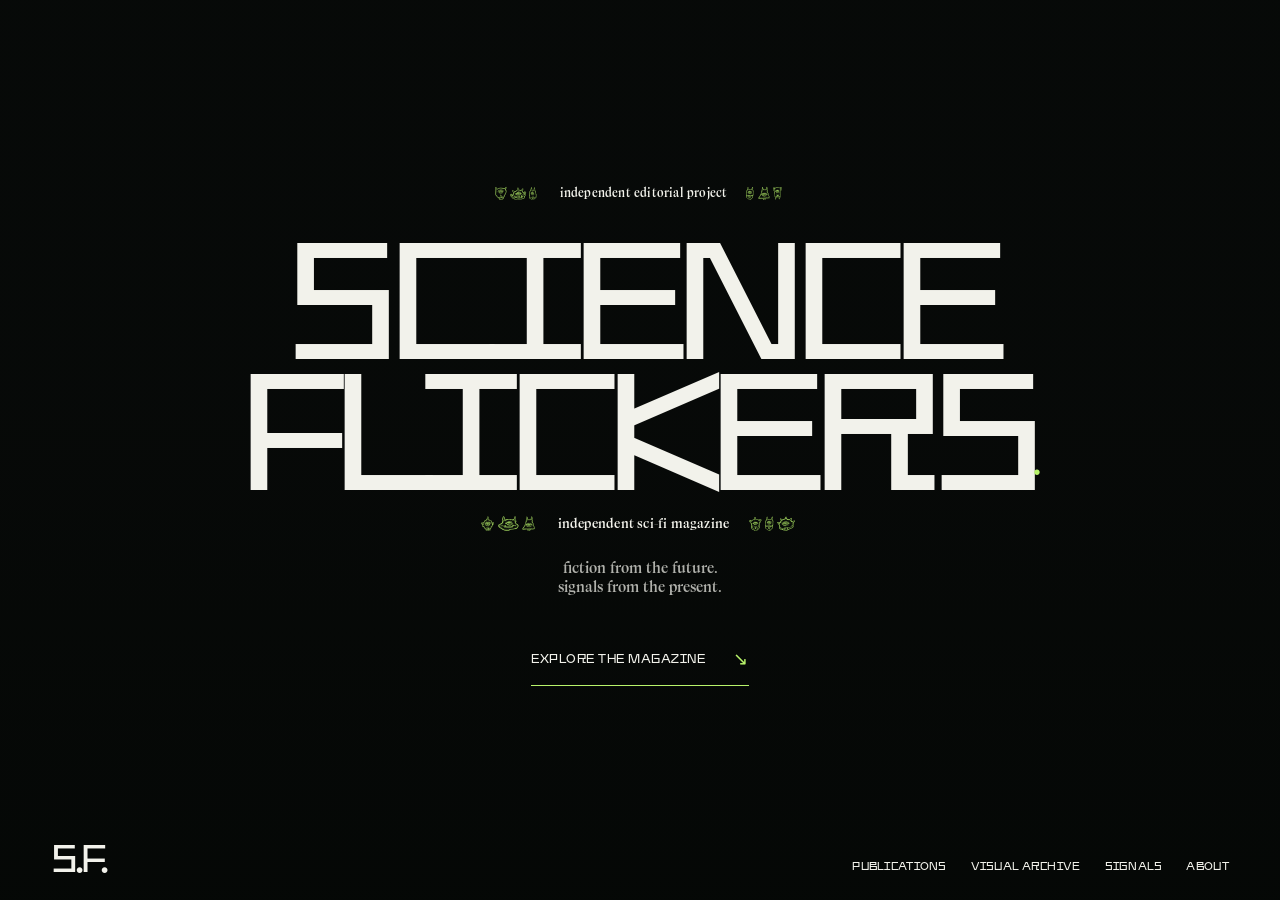
<file: index.html>
<!DOCTYPE html>
<html lang="en">
<head>
  <meta charset="UTF-8"><meta name="viewport" content="width=device-width, initial-scale=1.0">
  <title>Science Flickers — Independent Sci-Fi Magazine</title>
  <meta name="description" content="An independent sci-fi magazine exploring speculative fiction, science, visual culture and possible futures.">
  <meta name="theme-color" content="#080a09"><link rel="stylesheet" href="style.css"><link rel="icon" href="IMG/favicon.svg" type="image/svg+xml">
</head>
<body>
  <main class="hero">
    <video class="hero__video" autoplay muted loop playsinline preload="metadata" aria-hidden="true"><source src="VID/1.mp4" type="video/mp4"></video>
    <div class="hero__overlay" aria-hidden="true"></div>
    <section class="hero__content" aria-labelledby="site-title">
      <p class="alien-caption hero__eyebrow"><span class="alien-caption__face" aria-hidden="true">xdo</span><span>independent editorial project</span><span class="alien-caption__face" aria-hidden="true">rui</span></p>
      <h1 class="hero__title" id="site-title">SCIENCE<br>FLICKERS<span class="hero__dot" aria-hidden="true">•</span></h1>
      <p class="alien-caption alien-caption--subtitle"><span class="alien-caption__face" aria-hidden="true">fzu</span><span>independent sci-fi magazine</span><span class="alien-caption__face" aria-hidden="true">qra</span></p>
      <p class="hero__description">Fiction from the future.<br>Signals from the present.</p>
      <a class="hero__enter" href="publications.html"><span>EXPLORE THE MAGAZINE</span><span class="hero__arrow" aria-hidden="true">↘</span></a>
    </section>
    <footer class="footer"><a class="footer__mark" href="index.html" aria-label="Science Flickers home">S.F.</a><nav class="footer__nav" aria-label="Main navigation"><a href="publications.html">PUBLICATIONS</a><a href="visual-archive.html">VISUAL ARCHIVE</a><a href="signals.html">SIGNALS</a><a href="about.html">ABOUT</a></nav></footer>
  </main>
</body>
</html>
</file>
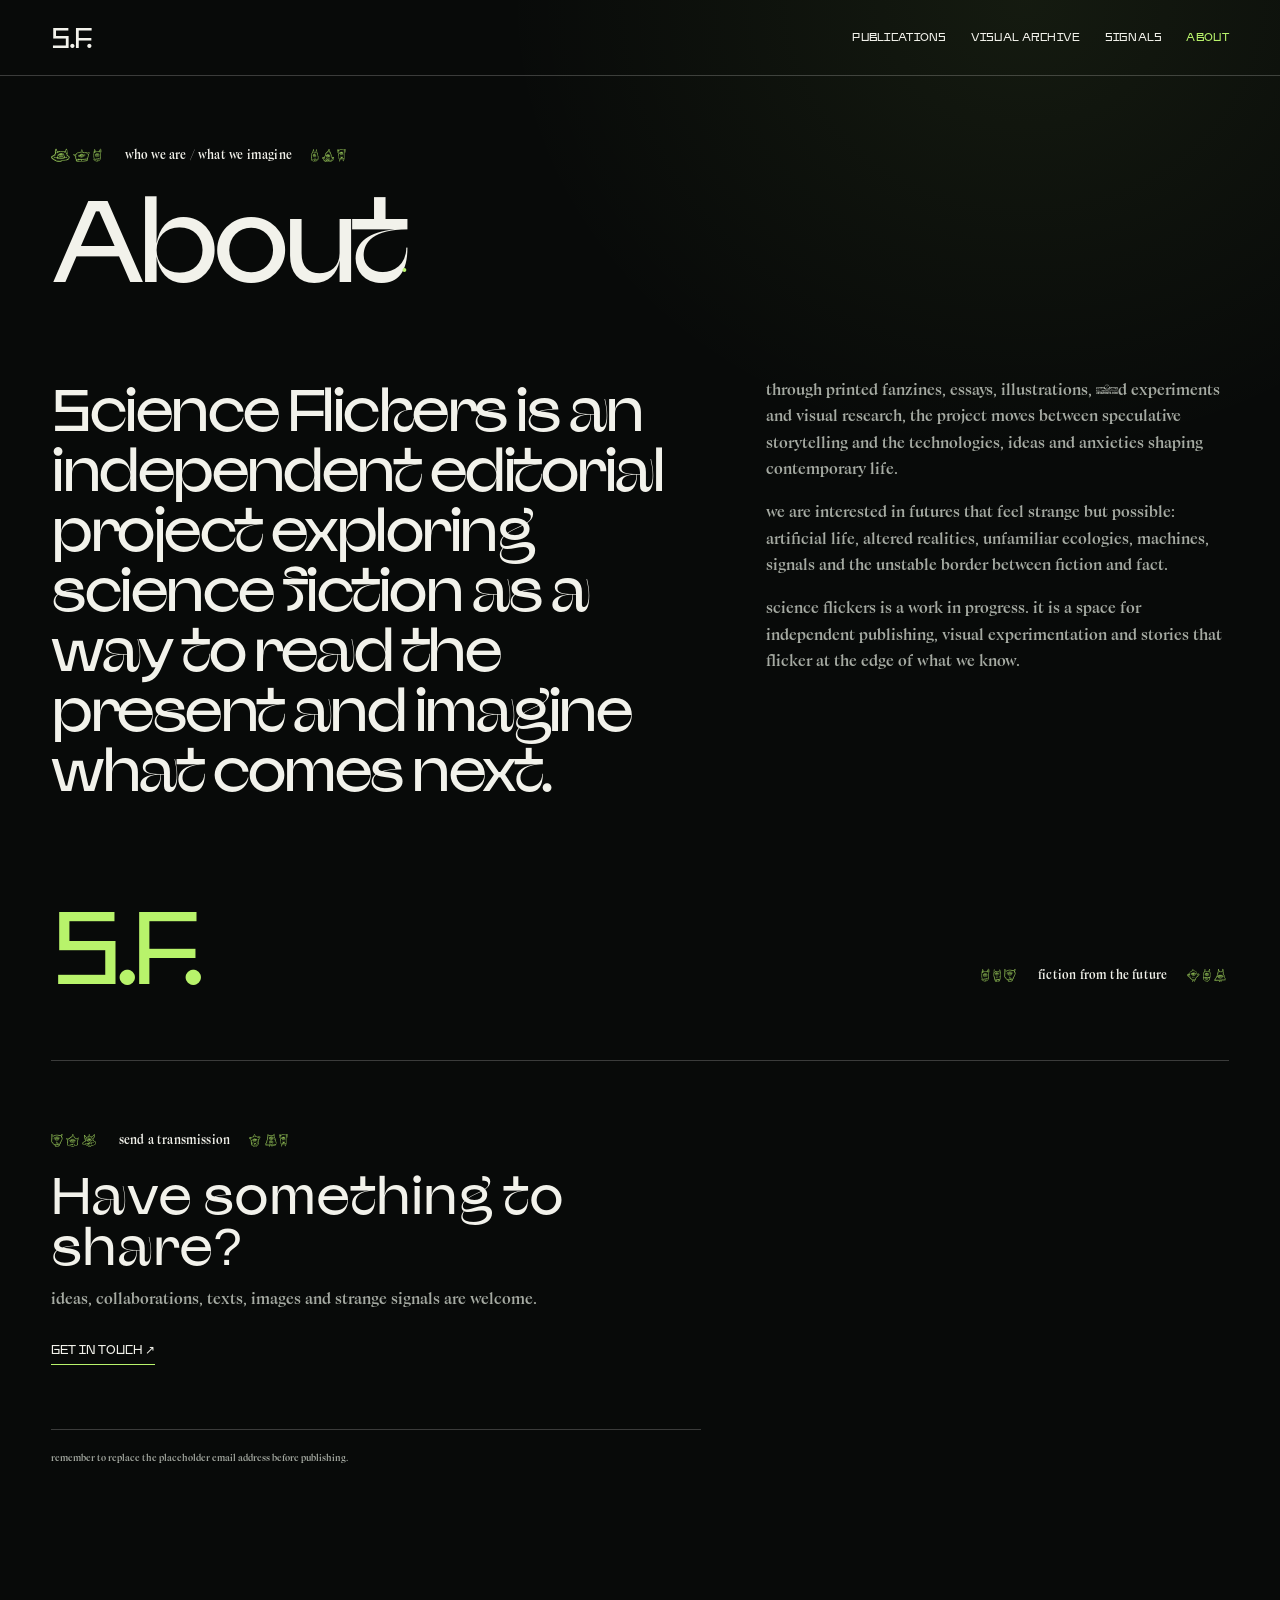
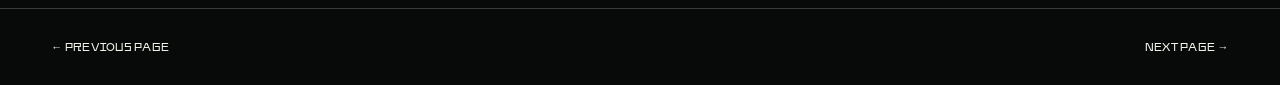
<file: about.html>
<!DOCTYPE html>
<html lang="en"><head><meta charset="UTF-8"><meta name="viewport" content="width=device-width, initial-scale=1.0"><title>About — Science Flickers</title><meta name="description" content="About Science Flickers, an independent sci-fi magazine and fanzine project."><link rel="stylesheet" href="style.css"><link rel="icon" href="IMG/favicon.svg" type="image/svg+xml"></head>
<body class="inner-page"><div class="page-background" aria-hidden="true"></div><header class="site-header"><a class="site-mark" href="index.html" aria-label="Science Flickers home">S.F.</a><nav class="site-nav" aria-label="Main navigation"><a href="publications.html">PUBLICATIONS</a><a href="visual-archive.html">VISUAL ARCHIVE</a><a href="signals.html">SIGNALS</a><a class="is-current" href="about.html">ABOUT</a></nav></header>
<main class="page-main about-main"><section class="page-intro"><p class="alien-caption page-kicker"><span class="alien-caption__face" aria-hidden="true">zlv</span><span>who we are / what we imagine</span><span class="alien-caption__face" aria-hidden="true">oki</span></p><h1 class="page-title">About<span class="hero__dot" aria-hidden="true">•</span></h1></section>
<section class="manifesto"><p class="manifesto__lead">Science Flickers is an independent editorial project exploring science fiction as a way to read the present and imagine what comes next.</p><div class="manifesto__body"><p>Through printed fanzines, essays, illustrations, 3D experiments and visual research, the project moves between speculative storytelling and the technologies, ideas and anxieties shaping contemporary life.</p><p>We are interested in futures that feel strange but possible: artificial life, altered realities, unfamiliar ecologies, machines, signals and the unstable border between fiction and fact.</p><p>Science Flickers is a work in progress. It is a space for independent publishing, visual experimentation and stories that flicker at the edge of what we know.</p></div><div class="manifesto__signature"><span class="signature-mark">S.F.</span><p class="alien-caption"><span class="alien-caption__face" aria-hidden="true">vjx</span><span>fiction from the future</span><span class="alien-caption__face" aria-hidden="true">bru</span></p></div></section>
<section class="contact-block"><p class="alien-caption"><span class="alien-caption__face" aria-hidden="true">xte</span><span>send a transmission</span><span class="alien-caption__face" aria-hidden="true">qhi</span></p><h2>Have something to share?</h2><p>Ideas, collaborations, texts, images and strange signals are welcome.</p><a class="text-link" href="mailto:YOUR-EMAIL@example.com">GET IN TOUCH ↗</a><p class="editorial-note">REMEMBER TO REPLACE THE PLACEHOLDER EMAIL ADDRESS BEFORE PUBLISHING.</p></section></main>
<footer class="site-footer site-footer--paging"><a class="page-turn page-turn--previous" href="signals.html">← PREVIOUS PAGE</a><a class="page-turn page-turn--next" href="index.html">NEXT PAGE →</a></footer></body></html>
</file>
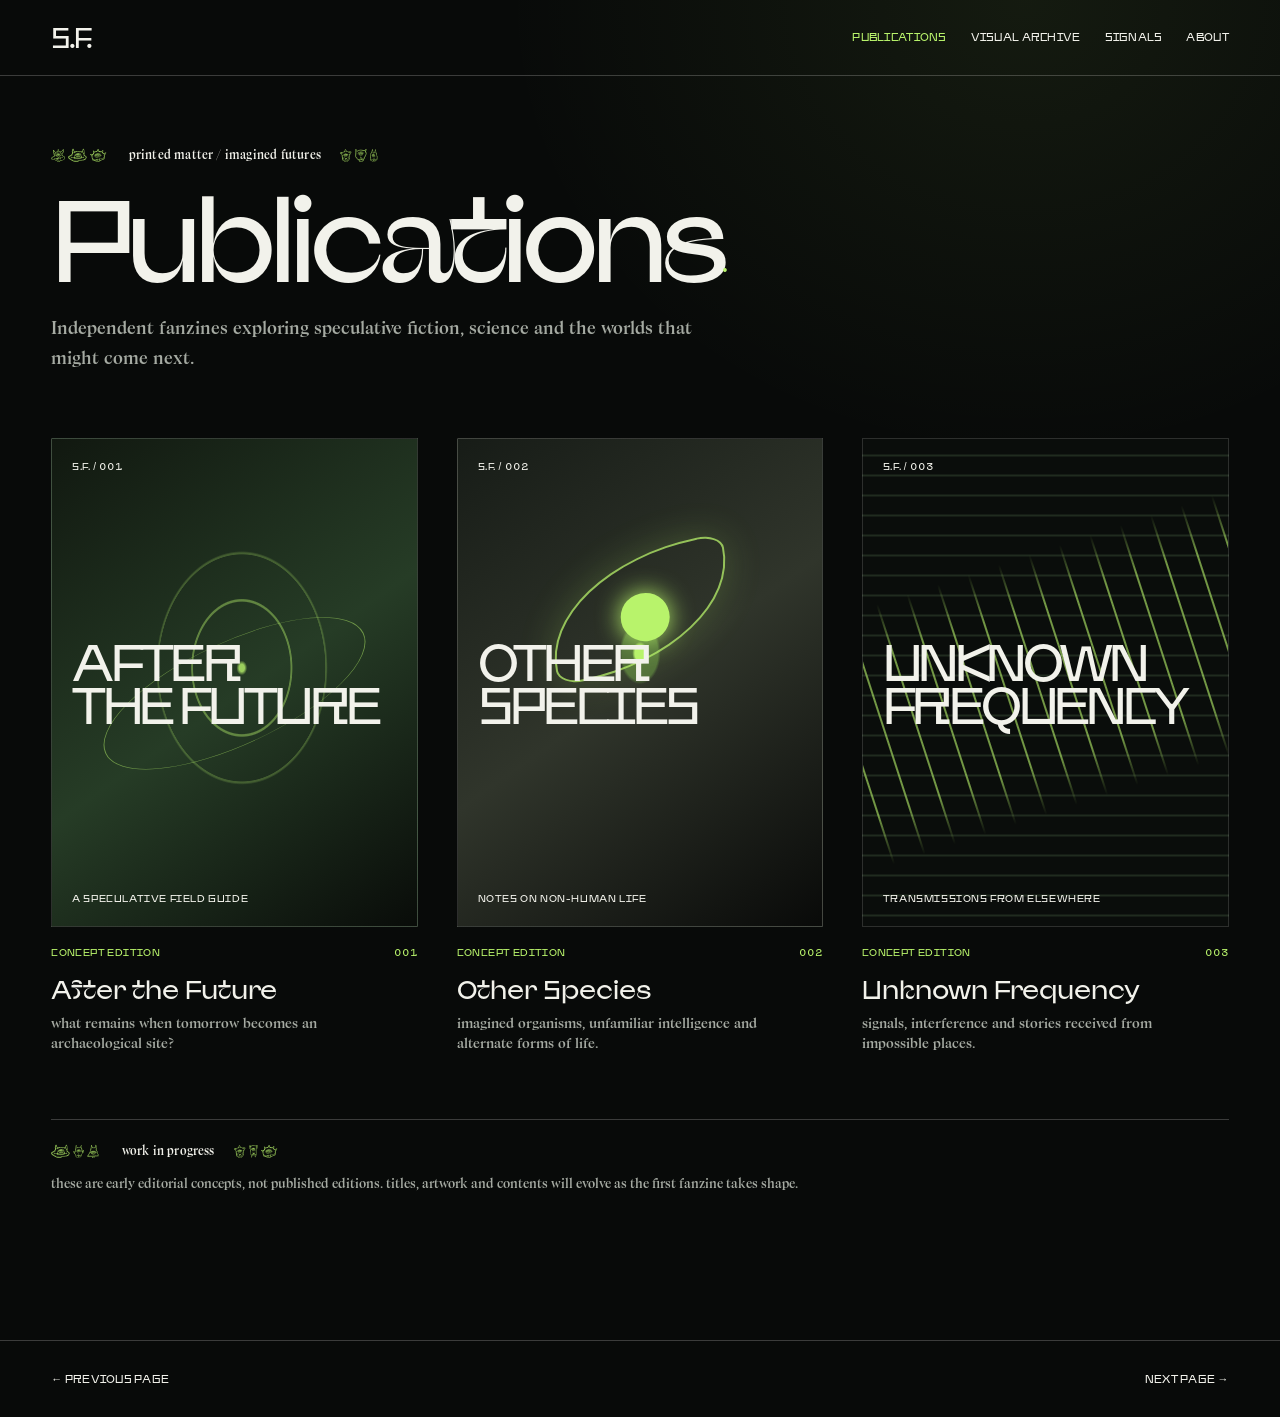
<file: publications.html>
<!DOCTYPE html>
<html lang="en"><head><meta charset="UTF-8"><meta name="viewport" content="width=device-width, initial-scale=1.0"><title>Publications — Science Flickers</title><meta name="description" content="Print editions and independent sci-fi publications from Science Flickers."><link rel="stylesheet" href="style.css"><link rel="icon" href="IMG/favicon.svg" type="image/svg+xml"></head>
<body class="inner-page"><div class="page-background" aria-hidden="true"></div>
<header class="site-header"><a class="site-mark" href="index.html" aria-label="Science Flickers home">S.F.</a><nav class="site-nav" aria-label="Main navigation"><a class="is-current" href="publications.html">PUBLICATIONS</a><a href="visual-archive.html">VISUAL ARCHIVE</a><a href="signals.html">SIGNALS</a><a href="about.html">ABOUT</a></nav></header>
<main class="page-main"><section class="page-intro"><p class="alien-caption page-kicker"><span class="alien-caption__face" aria-hidden="true">eza</span><span>printed matter / imagined futures</span><span class="alien-caption__face" aria-hidden="true">qxo</span></p><h1 class="page-title">Publications<span class="hero__dot" aria-hidden="true">•</span></h1><p class="page-lede">Independent fanzines exploring speculative fiction, science and the worlds that might come next.</p></section>
<section class="publication-grid" aria-label="Publication concepts">
<article class="publication-card"><a class="publication-cover cover--future" href="#edition-001" aria-label="Read about After the Future"><span class="cover-code">S.F. / <span class="num">001</span></span><span class="cover-orbit" aria-hidden="true"></span><span class="cover-title">AFTER<br>THE FUTURE</span><span class="cover-bottom">A SPECULATIVE FIELD GUIDE</span></a><div class="publication-info"><div class="publication-meta"><span>CONCEPT EDITION</span><span class="num">001</span></div><h2>After the Future</h2><p>What remains when tomorrow becomes an archaeological site?</p></div></article>
<article class="publication-card"><a class="publication-cover cover--species" href="#edition-002" aria-label="Read about Other Species"><span class="cover-code">S.F. / <span class="num">002</span></span><span class="species-eye" aria-hidden="true"></span><span class="cover-title">OTHER<br>SPECIES</span><span class="cover-bottom">NOTES ON NON-HUMAN LIFE</span></a><div class="publication-info"><div class="publication-meta"><span>CONCEPT EDITION</span><span class="num">002</span></div><h2>Other Species</h2><p>Imagined organisms, unfamiliar intelligence and alternate forms of life.</p></div></article>
<article class="publication-card"><a class="publication-cover cover--frequency" href="#edition-003" aria-label="Read about Unknown Frequency"><span class="cover-code">S.F. / <span class="num">003</span></span><span class="frequency-lines" aria-hidden="true"></span><span class="cover-title">UNKNOWN<br>FREQUENCY</span><span class="cover-bottom">TRANSMISSIONS FROM ELSEWHERE</span></a><div class="publication-info"><div class="publication-meta"><span>CONCEPT EDITION</span><span class="num">003</span></div><h2>Unknown Frequency</h2><p>Signals, interference and stories received from impossible places.</p></div></article>
</section>
<section class="editorial-note" id="edition-001"><p class="alien-caption"><span class="alien-caption__face" aria-hidden="true">zwu</span><span>work in progress</span><span class="alien-caption__face" aria-hidden="true">qia</span></p><p>These are early editorial concepts, not published editions. Titles, artwork and contents will evolve as the first fanzine takes shape.</p><span id="edition-002"></span><span id="edition-003"></span></section></main>
<footer class="site-footer site-footer--paging"><a class="page-turn page-turn--previous" href="index.html">← PREVIOUS PAGE</a><a class="page-turn page-turn--next" href="visual-archive.html">NEXT PAGE →</a></footer></body></html>
</file>
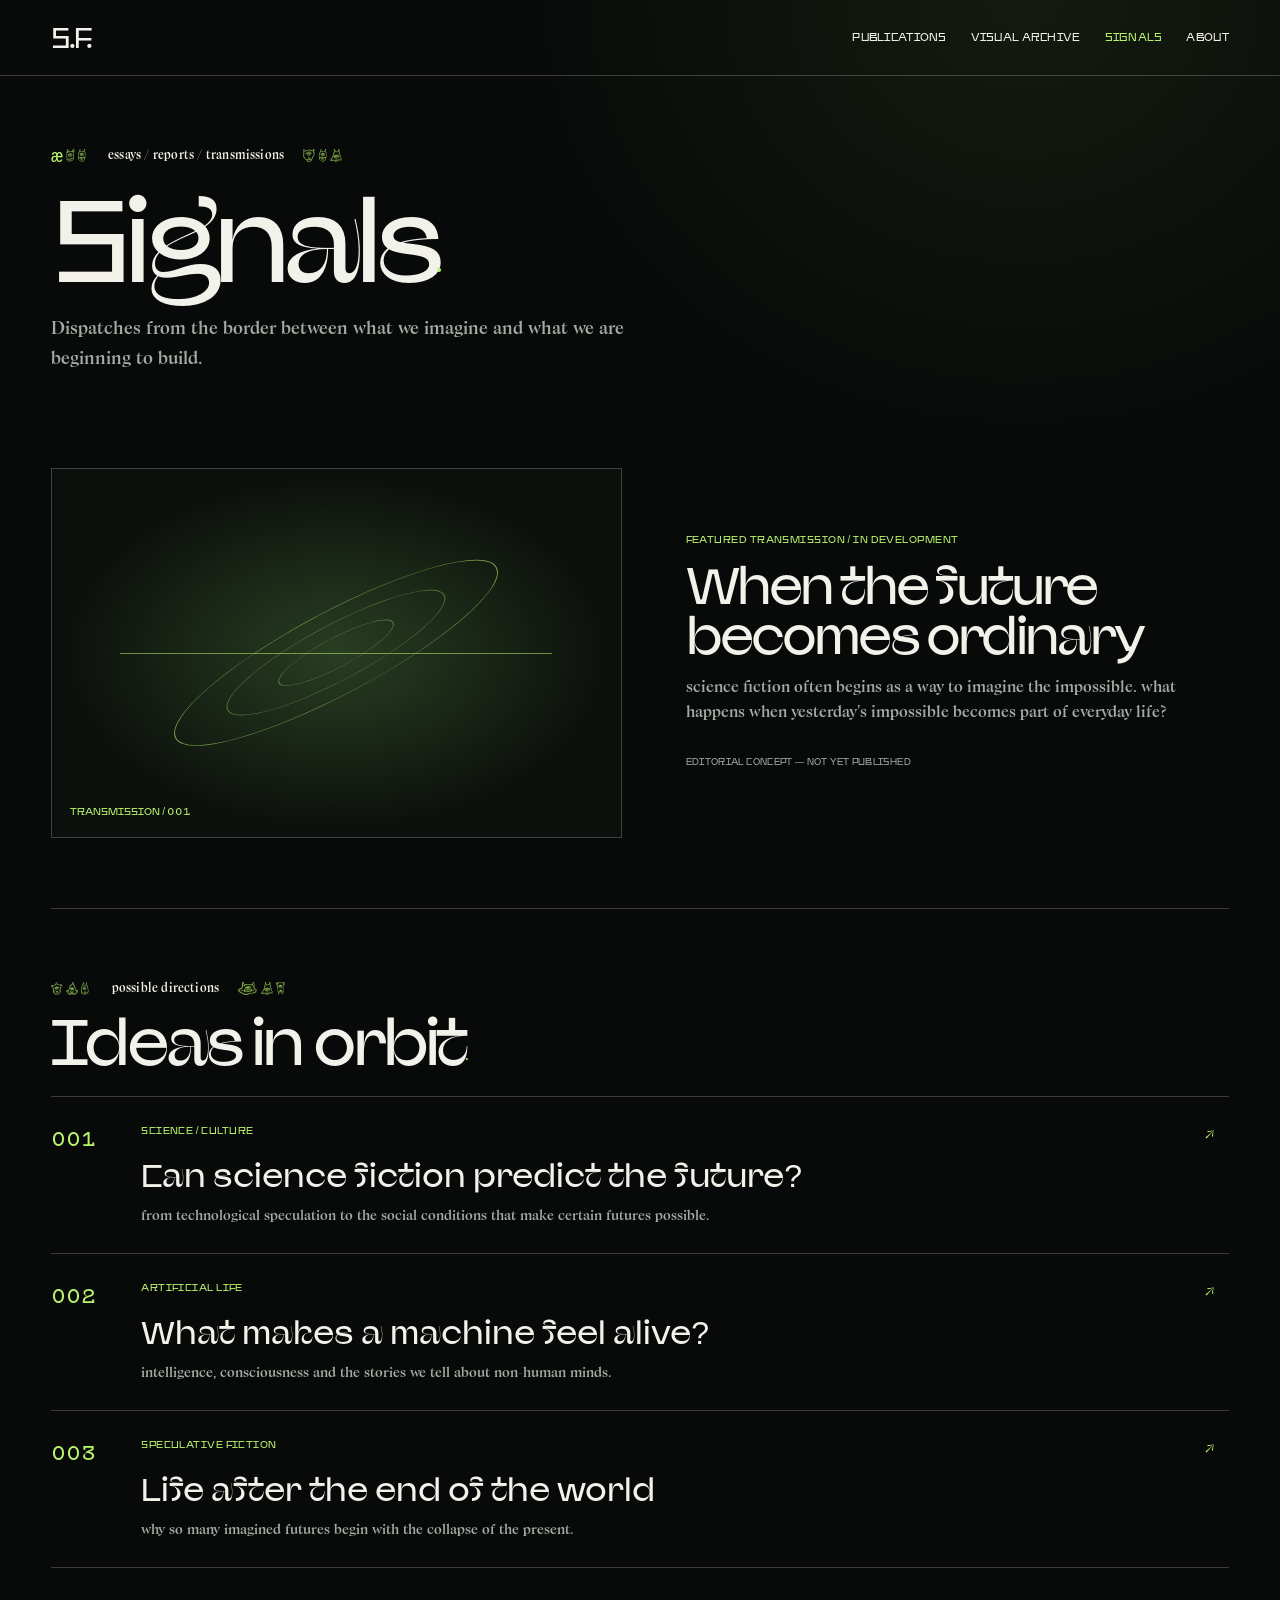
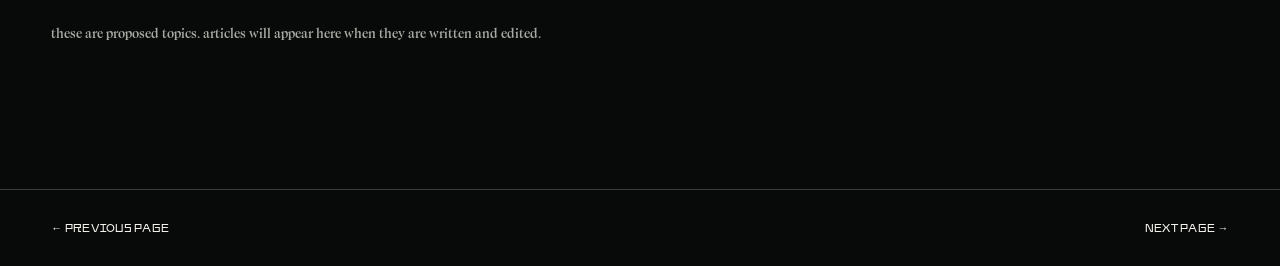
<file: signals.html>
<!DOCTYPE html>
<html lang="en"><head><meta charset="UTF-8"><meta name="viewport" content="width=device-width, initial-scale=1.0"><title>Signals — Science Flickers</title><meta name="description" content="Essays and editorial signals on speculative fiction, science and possible futures."><link rel="stylesheet" href="style.css"><link rel="icon" href="IMG/favicon.svg" type="image/svg+xml"></head>
<body class="inner-page"><div class="page-background" aria-hidden="true"></div><header class="site-header"><a class="site-mark" href="index.html" aria-label="Science Flickers home">S.F.</a><nav class="site-nav" aria-label="Main navigation"><a href="publications.html">PUBLICATIONS</a><a href="visual-archive.html">VISUAL ARCHIVE</a><a class="is-current" href="signals.html">SIGNALS</a><a href="about.html">ABOUT</a></nav></header>
<main class="page-main"><section class="page-intro"><p class="alien-caption page-kicker"><span class="alien-caption__face" aria-hidden="true">ævr</span><span>essays / reports / transmissions</span><span class="alien-caption__face" aria-hidden="true">xru</span></p><h1 class="page-title">Signals<span class="hero__dot" aria-hidden="true">•</span></h1><p class="page-lede">Dispatches from the border between what we imagine and what we are beginning to build.</p></section>
<article class="featured-story"><div class="featured-story__visual" aria-hidden="true"><span class="featured-orbit"></span><span class="featured-cross"></span><span class="featured-code">TRANSMISSION / <span class="num">001</span></span></div><div class="featured-story__copy"><p class="story-category">FEATURED TRANSMISSION / IN DEVELOPMENT</p><h2>When the future becomes ordinary</h2><p>Science fiction often begins as a way to imagine the impossible. What happens when yesterday's impossible becomes part of everyday life?</p><span class="story-status">EDITORIAL CONCEPT — NOT YET PUBLISHED</span></div></article>
<section class="story-section"><div class="section-heading"><p class="alien-caption"><span class="alien-caption__face" aria-hidden="true">qko</span><span>possible directions</span><span class="alien-caption__face" aria-hidden="true">zui</span></p><h2>Ideas in orbit<span class="hero__dot" aria-hidden="true">•</span></h2></div><div class="story-list">
<article class="story-card"><span class="story-card__number num">001</span><div><p class="story-category">SCIENCE / CULTURE</p><h3>Can science fiction predict the future?</h3><p>From technological speculation to the social conditions that make certain futures possible.</p></div><span class="story-card__arrow">↗</span></article>
<article class="story-card"><span class="story-card__number num">002</span><div><p class="story-category">ARTIFICIAL LIFE</p><h3>What makes a machine feel alive?</h3><p>Intelligence, consciousness and the stories we tell about non-human minds.</p></div><span class="story-card__arrow">↗</span></article>
<article class="story-card"><span class="story-card__number num">003</span><div><p class="story-category">SPECULATIVE FICTION</p><h3>Life after the end of the world</h3><p>Why so many imagined futures begin with the collapse of the present.</p></div><span class="story-card__arrow">↗</span></article>
</div><p class="editorial-note">THESE ARE PROPOSED TOPICS. ARTICLES WILL APPEAR HERE WHEN THEY ARE WRITTEN AND EDITED.</p></section></main>
<footer class="site-footer site-footer--paging"><a class="page-turn page-turn--previous" href="visual-archive.html">← PREVIOUS PAGE</a><a class="page-turn page-turn--next" href="about.html">NEXT PAGE →</a></footer></body></html>
</file>
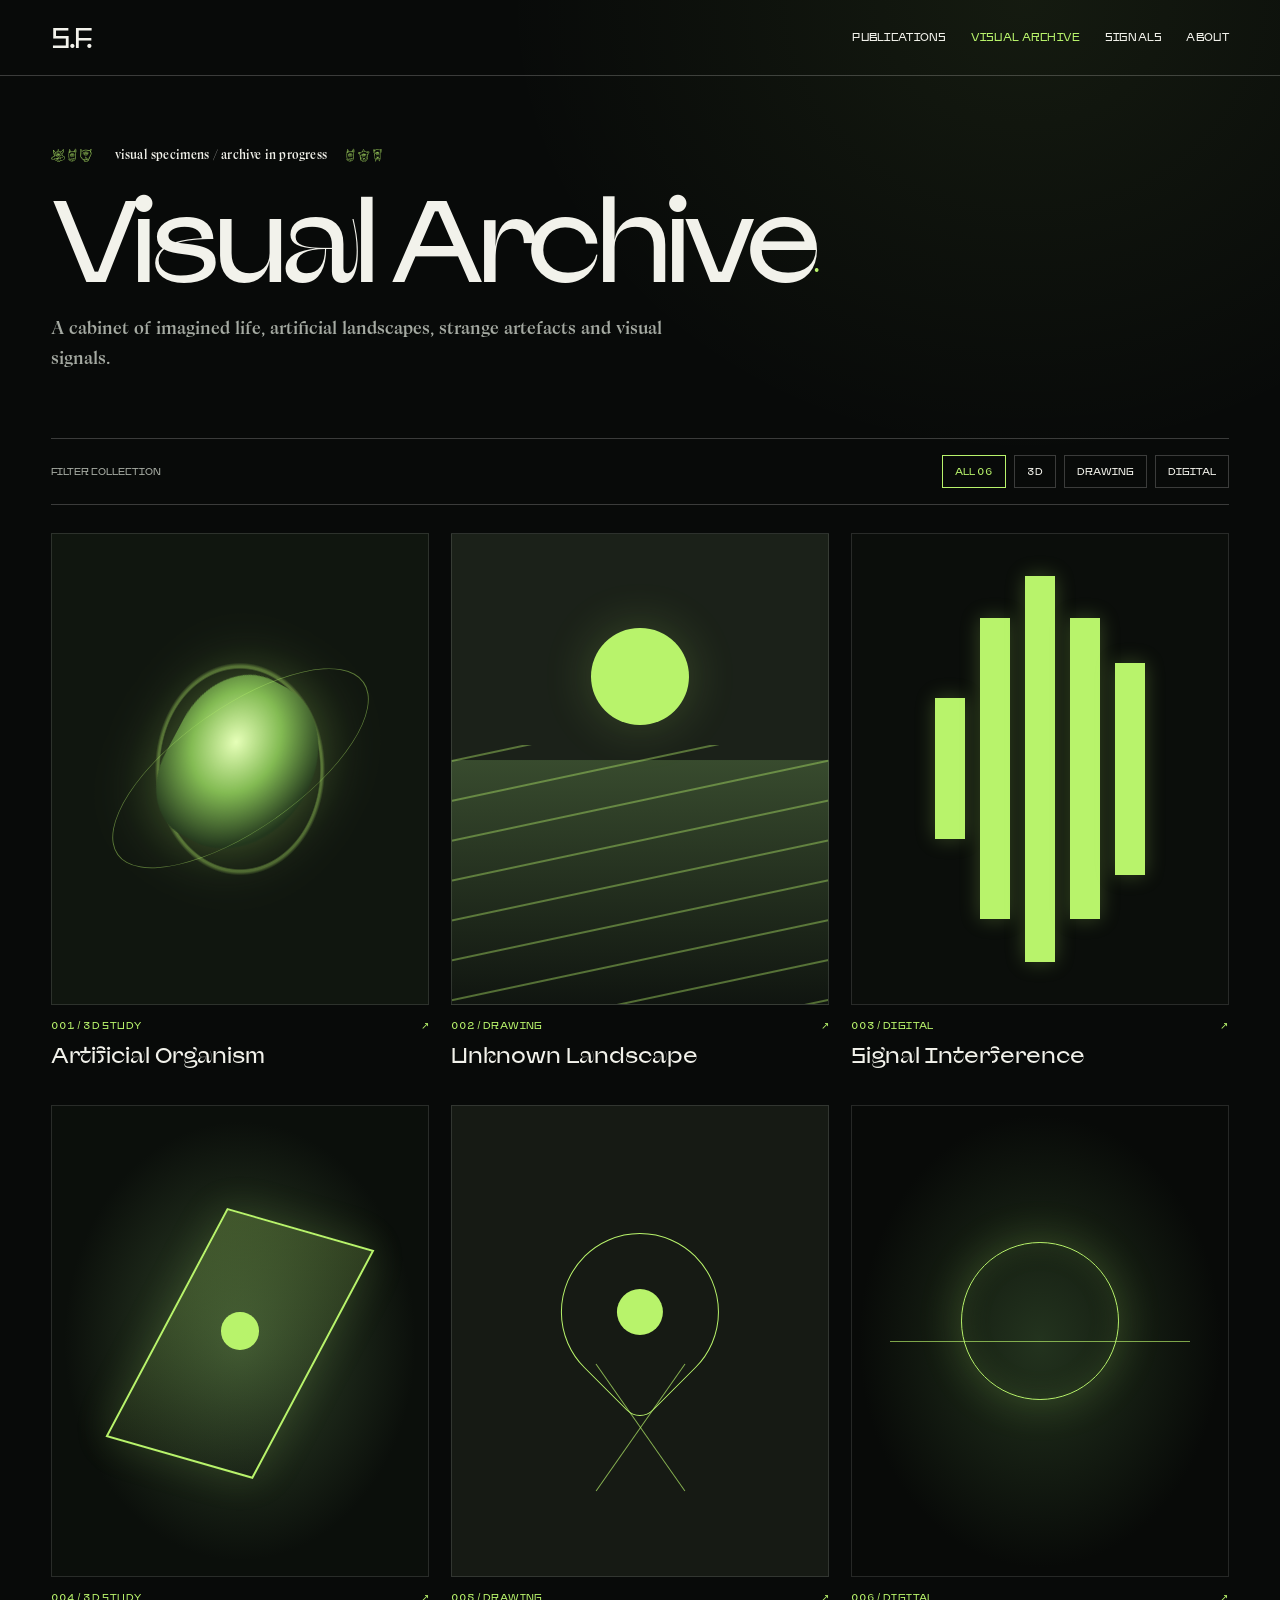
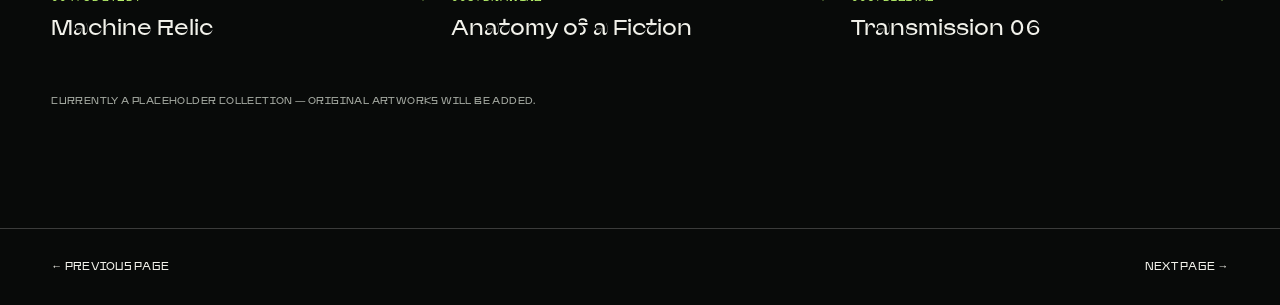
<file: visual-archive.html>
<!DOCTYPE html>
<html lang="en"><head><meta charset="UTF-8"><meta name="viewport" content="width=device-width, initial-scale=1.0"><title>Visual Archive — Science Flickers</title><meta name="description" content="A growing archive of imagined organisms, speculative landscapes and visual experiments."><link rel="stylesheet" href="style.css"><link rel="icon" href="IMG/favicon.svg" type="image/svg+xml"><script src="archive.js" defer></script></head>
<body class="inner-page"><div class="page-background" aria-hidden="true"></div><header class="site-header"><a class="site-mark" href="index.html" aria-label="Science Flickers home">S.F.</a><nav class="site-nav" aria-label="Main navigation"><a href="publications.html">PUBLICATIONS</a><a class="is-current" href="visual-archive.html">VISUAL ARCHIVE</a><a href="signals.html">SIGNALS</a><a href="about.html">ABOUT</a></nav></header>
<main class="page-main"><section class="page-intro"><p class="alien-caption page-kicker"><span class="alien-caption__face" aria-hidden="true">evx</span><span>visual specimens / archive in progress</span><span class="alien-caption__face" aria-hidden="true">vqi</span></p><h1 class="page-title">Visual Archive<span class="hero__dot" aria-hidden="true">•</span></h1><p class="page-lede">A cabinet of imagined life, artificial landscapes, strange artefacts and visual signals.</p></section>
<div class="archive-toolbar"><p class="toolbar-label">FILTER COLLECTION</p><div class="archive-filters" aria-label="Filter visual archive"><button class="filter-button is-active" type="button" data-filter="all" aria-pressed="true">ALL <span class="num">06</span></button><button class="filter-button" type="button" data-filter="3d" aria-pressed="false">3D</button><button class="filter-button" type="button" data-filter="drawing" aria-pressed="false">DRAWING</button><button class="filter-button" type="button" data-filter="digital" aria-pressed="false">DIGITAL</button></div></div>
<section class="archive-grid" aria-label="Visual collection">
<button class="art-card" type="button" data-category="3d" data-title="Artificial Organism" data-description="A speculative study of a life-form that may have evolved beyond biology."><span class="art-visual art--organism"><span class="organism-core"></span><span class="organism-ring"></span></span><span class="art-card__meta"><span><span class="num">001</span> / 3D STUDY</span><span class="art-card__arrow">↗</span></span><span class="art-card__title">Artificial Organism</span></button>
<button class="art-card" type="button" data-category="drawing" data-title="Unknown Landscape" data-description="An imagined terrain recorded by an unidentified observer."><span class="art-visual art--landscape"><span class="landscape-sun"></span><span class="landscape-horizon"></span></span><span class="art-card__meta"><span><span class="num">002</span> / DRAWING</span><span class="art-card__arrow">↗</span></span><span class="art-card__title">Unknown Landscape</span></button>
<button class="art-card" type="button" data-category="digital" data-title="Signal Interference" data-description="A visual record of a transmission breaking through the noise."><span class="art-visual art--signal"><span class="signal-bar"></span><span class="signal-bar"></span><span class="signal-bar"></span><span class="signal-bar"></span><span class="signal-bar"></span></span><span class="art-card__meta"><span><span class="num">003</span> / DIGITAL</span><span class="art-card__arrow">↗</span></span><span class="art-card__title">Signal Interference</span></button>
<button class="art-card" type="button" data-category="3d" data-title="Machine Relic" data-description="A fragment of technology discovered after its purpose has been forgotten."><span class="art-visual art--relic"><span class="relic-shape"></span><span class="relic-dot"></span></span><span class="art-card__meta"><span><span class="num">004</span> / 3D STUDY</span><span class="art-card__arrow">↗</span></span><span class="art-card__title">Machine Relic</span></button>
<button class="art-card" type="button" data-category="drawing" data-title="Anatomy of a Fiction" data-description="A diagram of an invented creature, between field notes and myth."><span class="art-visual art--anatomy"><span class="anatomy-eye"></span><span class="anatomy-line"></span><span class="anatomy-line"></span></span><span class="art-card__meta"><span><span class="num">005</span> / DRAWING</span><span class="art-card__arrow">↗</span></span><span class="art-card__title">Anatomy of a Fiction</span></button>
<button class="art-card" type="button" data-category="digital" data-title="Transmission 06" data-description="A fragment of an unverified broadcast from an unknown origin."><span class="art-visual art--transmission"><span class="transmission-orb"></span><span class="transmission-cross"></span></span><span class="art-card__meta"><span><span class="num">006</span> / DIGITAL</span><span class="art-card__arrow">↗</span></span><span class="art-card__title">Transmission <span class="num">06</span></span></button>
</section><p class="archive-disclaimer">CURRENTLY A PLACEHOLDER COLLECTION — ORIGINAL ARTWORKS WILL BE ADDED.</p></main>
<dialog class="art-dialog"><button class="dialog-close" type="button" aria-label="Close preview">CLOSE ×</button><div class="art-dialog__preview"></div><div class="art-dialog__copy"><p class="alien-caption"><span class="alien-caption__face" aria-hidden="true">nqv</span><span>archive specimen</span><span class="alien-caption__face" aria-hidden="true">xøz</span></p><h2 class="art-dialog__title"></h2><p class="art-dialog__description"></p></div></dialog>
<footer class="site-footer site-footer--paging"><a class="page-turn page-turn--previous" href="publications.html">← PREVIOUS PAGE</a><a class="page-turn page-turn--next" href="signals.html">NEXT PAGE →</a></footer></body></html>
</file>
<file: style.css>
@font-face{font-family:"Afro";src:url("Font/AfroReg.otf") format("opentype");font-style:normal;font-weight:400;font-display:swap}
@font-face{font-family:"Calvino";src:url("Font/Calvino-Grande-Semibold-trial.ttf") format("truetype");font-style:normal;font-weight:600;font-display:swap}
@font-face{font-family:"Cyclopia";src:url("Font/Cyclopia.ttf") format("truetype");font-style:normal;font-weight:400;font-display:swap}
:root{color-scheme:dark;--color-bg:#080a09;--color-panel:#101410;--color-text:#f2f2eb;--color-muted:#a5aaa2;--color-accent:#b8f36b;--color-line:rgba(242,242,235,.22);--font-display:"Afro",sans-serif;--font-body:"Calvino",sans-serif;--font-detail:"Cyclopia",monospace;--page-padding:clamp(20px,4vw,64px)}
*{box-sizing:border-box}html{scroll-behavior:smooth}body{margin:0;background:var(--color-bg);color:var(--color-text);font-family:var(--font-body);font-size:17px;line-height:1.5}a{color:inherit}button{font:inherit}::selection{color:var(--color-bg);background:var(--color-accent)}
/* Numbers always use Afro: Calvino has no numeral glyphs. */
.num,.number,.display-number,.issue-number,.story-card__number,time,.cover-code .num,.publication-meta .num{font-family:var(--font-display)!important;font-variant-numeric:lining-nums;letter-spacing:0}
.hero__title,.page-title,.publication-info h2,.featured-story h2,.story-section h2,.story-card h3,.contact-block h2,.signature-mark{font-family:var(--font-display);font-weight:400}.hero__dot{display:inline-block;color:var(--color-accent);font-family:var(--font-display);font-size:.12em;line-height:1;letter-spacing:0;vertical-align:.55em;transform:none;transform-origin:center}
.alien-caption{display:flex;align-items:center;justify-content:center;gap:clamp(10px,1.5vw,22px);margin:0;color:var(--color-text);font-family:var(--font-body);font-size:clamp(11px,1vw,14px);font-weight:400;line-height:1.5;letter-spacing:.015em;text-transform:lowercase}.alien-caption__face{display:inline-block;flex-shrink:0;color:var(--color-accent);font-family:var(--font-detail);font-size:1.5em;line-height:1;letter-spacing:.16em;white-space:nowrap;transition:transform 180ms ease,color 180ms ease}.alien-caption:hover .alien-caption__face:first-child{transform:rotate(-8deg)}.alien-caption:hover .alien-caption__face:last-child{transform:rotate(8deg)}
/* HOME */
.hero{position:relative;isolation:isolate;display:flex;min-height:100svh;flex-direction:column;justify-content:space-between;overflow:hidden;padding:28px var(--page-padding) 26px;background:var(--color-bg)}.hero__video,.hero__overlay{position:absolute;inset:0;width:100%;height:100%;pointer-events:none}.hero__video{z-index:-2;object-fit:cover}.hero__overlay{z-index:-1;background:linear-gradient(180deg,rgba(4,7,5,.28),rgba(4,7,5,.28) 45%,rgba(4,7,5,.78))}.hero__content{width:min(100%,1100px);margin:auto;padding:80px 0;text-align:center}.hero__eyebrow{margin-bottom:24px}.hero__title{margin:0;font-size:clamp(4rem,13vw,12rem);line-height:.79;letter-spacing:-.075em}.alien-caption--subtitle{margin-top:24px;font-size:clamp(12px,1.1vw,15px)}.hero__description{margin:24px 0 34px;color:rgba(242,242,235,.72);font-size:clamp(15px,1.25vw,18px);line-height:1.22;text-transform:lowercase}.hero__enter{display:inline-flex;align-items:center;gap:28px;padding:13px 0;border-bottom:1px solid var(--color-accent);color:var(--color-text);font-family:var(--font-display);font-size:12px;letter-spacing:.04em;text-decoration:none;transition:color .2s ease,gap .2s ease}.hero__enter:hover{color:var(--color-accent);gap:38px}.hero__arrow{color:var(--color-accent);font-size:18px}.footer{display:flex;align-items:flex-end;justify-content:space-between;gap:24px}.footer__mark{flex-shrink:0;color:var(--color-text);font-family:var(--font-display);font-size:clamp(1.8rem,3vw,2.8rem);line-height:.85;letter-spacing:-.08em;text-decoration:none}.footer__mark:hover{color:var(--color-accent)}.footer__nav,.site-nav{display:flex;align-items:center;justify-content:flex-end;flex-wrap:wrap;gap:12px 24px}.footer__nav a,.site-nav a{color:var(--color-text);font-family:var(--font-display);font-size:11px;text-decoration:none;letter-spacing:.025em;transition:color .2s ease}.footer__nav a:hover,.site-nav a:hover,.site-nav a.is-current{color:var(--color-accent)}
/* INNER PAGES */
.inner-page{min-height:100vh}.page-background{position:fixed;z-index:-1;inset:0;pointer-events:none;background:radial-gradient(ellipse at 80% 0%,rgba(184,243,107,.07),transparent 36%),var(--color-bg)}.site-header{display:flex;align-items:center;justify-content:space-between;gap:28px;padding:25px var(--page-padding);border-bottom:1px solid var(--color-line)}.site-mark{font-family:var(--font-display);font-size:28px;line-height:.9;letter-spacing:-.08em;text-decoration:none}.site-mark:hover{color:var(--color-accent)}.page-main{width:min(100%,1600px);margin:0 auto;padding:70px var(--page-padding) 110px}.page-intro{max-width:900px;margin-bottom:64px}.page-kicker{justify-content:flex-start;margin-bottom:20px}.page-title{margin:0;font-size:clamp(3.5rem,9vw,8.5rem);line-height:.9;letter-spacing:-.07em}.page-lede{max-width:650px;margin:25px 0 0;color:var(--color-muted);font-size:clamp(16px,1.5vw,21px);line-height:1.55}.site-footer{display:flex;align-items:center;justify-content:space-between;gap:22px;padding:24px var(--page-padding);border-top:1px solid var(--color-line);color:var(--color-muted);font-family:var(--font-display);font-size:10px;letter-spacing:.035em}.site-footer a{text-decoration:none}.site-footer a:hover{color:var(--color-accent)} .site-footer .footer__mark{color:var(--color-text);font-size:25px}.site-footer--paging{justify-content:space-between;gap:24px}.page-turn{display:inline-flex;align-items:center;gap:12px;min-height:28px;color:var(--color-text);font-family:var(--font-display);font-size:11px;letter-spacing:.025em;text-decoration:none;transition:color .2s ease,gap .2s ease}.page-turn--previous{justify-content:flex-start}.page-turn--next{justify-content:flex-end;text-align:right}.page-turn:hover{color:var(--color-accent)}.page-turn--previous:hover{gap:17px}.page-turn--next:hover{gap:17px}
/* PUBLICATIONS */
.publication-grid{display:grid;grid-template-columns:repeat(3,minmax(0,1fr));gap:clamp(18px,3vw,42px)}.publication-card{min-width:0}.publication-cover{position:relative;display:flex;min-height:440px;aspect-ratio:3/4;flex-direction:column;justify-content:space-between;overflow:hidden;padding:20px;color:var(--color-text);text-decoration:none;isolation:isolate;background:#1b241a;border:1px solid rgba(255,255,255,.14);transition:transform .25s ease,border-color .25s ease}.publication-cover:hover{transform:translateY(-5px);border-color:var(--color-accent)}.cover-code,.cover-bottom{position:relative;z-index:2;font-family:var(--font-display);font-size:10px;letter-spacing:.06em}.cover-title{position:relative;z-index:2;font-family:var(--font-display);font-size:clamp(2rem,4vw,4.5rem);line-height:.84;letter-spacing:-.07em}.cover--future{background:radial-gradient(ellipse at 52% 47%,rgba(184,243,107,.8) 0 1%,transparent 2%),radial-gradient(ellipse at 52% 47%,transparent 0 18%,rgba(184,243,107,.42) 18.3% 18.7%,transparent 19%),radial-gradient(ellipse at 52% 47%,transparent 0 31%,rgba(184,243,107,.24) 31.2% 31.5%,transparent 32%),linear-gradient(145deg,#111810,#263c26 52%,#090c09)}.cover-orbit{position:absolute;width:78%;aspect-ratio:1;top:23%;left:11%;border:1px solid rgba(184,243,107,.5);border-radius:50%;transform:rotate(-25deg) scaleY(.36)}.cover--species{background:radial-gradient(ellipse at 50% 44%,#b8f36b 0 2%,#506e39 3% 7%,transparent 8%),linear-gradient(145deg,#171c17,#30352b 50%,#090a09)}.species-eye{position:absolute;top:23%;left:24%;width:52%;height:24%;border:2px solid rgba(184,243,107,.75);border-radius:100% 15%;transform:rotate(-12deg);box-shadow:0 0 38px rgba(184,243,107,.2)}.species-eye:after{content:"";position:absolute;width:26%;aspect-ratio:1;top:36%;left:39%;border-radius:50%;background:var(--color-accent);box-shadow:0 0 25px var(--color-accent)}.cover--frequency{background:repeating-linear-gradient(0deg,#0a0d0b 0 9px,#202b1f 10px 11px,#0a0d0b 12px 20px)}.frequency-lines{position:absolute;inset:24% -10%;background:repeating-linear-gradient(90deg,transparent 0 18px,rgba(184,243,107,.6) 19px 20px,transparent 21px 32px);transform:rotate(-18deg);mask-image:linear-gradient(transparent,black 20%,black 80%,transparent)}.publication-info{padding-top:18px}.publication-meta{display:flex;justify-content:space-between;gap:15px;color:var(--color-accent);font-family:var(--font-display);font-size:10px;letter-spacing:.04em}.publication-info h2{margin:10px 0 6px;font-size:clamp(1.3rem,2vw,2rem)}.publication-info p{max-width:340px;margin:0;color:var(--color-muted);font-size:15px;line-height:1.35;text-transform:lowercase}.editorial-note{margin-top:64px;padding:22px 0;border-top:1px solid var(--color-line);color:var(--color-muted);font-size:14px;line-height:1.35;text-transform:lowercase}.editorial-note .alien-caption{justify-content:flex-start;margin-bottom:12px}
/* VISUAL ARCHIVE */
.archive-toolbar{display:flex;align-items:center;justify-content:space-between;flex-wrap:wrap;gap:20px;margin:0 0 28px;padding:16px 0;border-top:1px solid var(--color-line);border-bottom:1px solid var(--color-line)}.toolbar-label{margin:0;color:var(--color-muted);font-family:var(--font-display);font-size:10px}.archive-filters{display:flex;flex-wrap:wrap;gap:8px}.filter-button{padding:8px 12px;border:1px solid var(--color-line);background:transparent;color:var(--color-text);cursor:pointer;font-family:var(--font-display);font-size:10px}.filter-button:hover,.filter-button.is-active{border-color:var(--color-accent);color:var(--color-accent)}.archive-grid{display:grid;grid-template-columns:repeat(3,minmax(0,1fr));gap:34px 22px}.art-card{display:block;min-width:0;padding:0;border:0;text-align:left;color:var(--color-text);background:transparent;cursor:pointer}.art-card[hidden]{display:none}.art-visual{position:relative;display:block;overflow:hidden;width:100%;aspect-ratio:4/5;background:#141a13;border:1px solid rgba(255,255,255,.12);transition:border-color .2s ease,filter .2s ease}.art-card:hover .art-visual{border-color:var(--color-accent);filter:brightness(1.12)}.art--organism{background:radial-gradient(ellipse at 50% 48%,#b8f36b 0 2%,#537a3c 3% 8%,transparent 9%),radial-gradient(ellipse at 50% 50%,transparent 0 18%,#78985c 18.5% 19%,transparent 20%),radial-gradient(ellipse at 50% 50%,transparent 0 30%,rgba(184,243,107,.35) 30.5% 31%,transparent 32%),#10160f}.organism-core{position:absolute;top:30%;left:31%;width:38%;aspect-ratio:.8;border-radius:48% 52% 60% 40%;background:radial-gradient(ellipse at 40% 40%,#e6ffb8,#83bb53 35%,#23371d 72%);filter:drop-shadow(0 0 28px rgba(184,243,107,.35));transform:rotate(28deg)}.organism-ring{position:absolute;inset:24% 10%;border:1px solid rgba(184,243,107,.45);border-radius:50%;transform:rotate(-35deg) scaleY(.5)}.art--landscape{background:linear-gradient(180deg,#1b2119 0 48%,#384b2e 48.2%,#101510 100%)}.landscape-sun{position:absolute;top:20%;left:37%;width:26%;aspect-ratio:1;border-radius:50%;background:#b8f36b;box-shadow:0 0 50px rgba(184,243,107,.2)}.landscape-horizon{position:absolute;inset:45% -10% 0;background:repeating-linear-gradient(168deg,transparent 0 22px,rgba(184,243,107,.4) 23px 24px,transparent 25px 39px)}.art--signal{display:flex;align-items:center;justify-content:center;gap:4%;background:#0b0e0b}.signal-bar{width:8%;height:30%;background:var(--color-accent);box-shadow:0 0 20px rgba(184,243,107,.25)}.signal-bar:nth-child(2),.signal-bar:nth-child(4){height:64%}.signal-bar:nth-child(3){height:82%}.signal-bar:nth-child(5){height:45%}.art--relic{background:radial-gradient(ellipse at 50% 50%,#33472b,#0b0f0b 66%)}.relic-shape{position:absolute;top:23%;left:30%;width:40%;height:55%;border:2px solid #b8f36b;background:linear-gradient(145deg,rgba(184,243,107,.24),transparent);transform:rotate(28deg) skewY(-12deg);box-shadow:0 0 40px rgba(184,243,107,.15)}.relic-dot{position:absolute;top:44%;left:45%;width:10%;aspect-ratio:1;border-radius:50%;background:#b8f36b}.art--anatomy{background:#161a14}.anatomy-eye{position:absolute;top:27%;left:29%;width:42%;aspect-ratio:1;border:1px solid var(--color-accent);border-radius:50% 50% 12% 50%;transform:rotate(45deg)}.anatomy-eye:after{content:"";position:absolute;inset:35%;border-radius:50%;background:var(--color-accent)}.anatomy-line{position:absolute;left:50%;top:52%;width:1px;height:33%;background:rgba(184,243,107,.7);transform:rotate(35deg)}.anatomy-line:last-child{transform:rotate(-35deg)}.art--transmission{background:radial-gradient(ellipse at center,#23331e,#080a08 68%)}.transmission-orb{position:absolute;width:42%;aspect-ratio:1;top:29%;left:29%;border:1px solid var(--color-accent);border-radius:50%;box-shadow:0 0 45px rgba(184,243,107,.2),inset 0 0 30px rgba(184,243,107,.12)}.transmission-cross{position:absolute;left:10%;right:10%;top:50%;height:1px;background:rgba(184,243,107,.65)}.art-card__meta{display:flex;justify-content:space-between;gap:12px;margin-top:13px;color:var(--color-accent);font-family:var(--font-display);font-size:10px;letter-spacing:.04em}.art-card__title{display:block;margin-top:5px;font-family:var(--font-display);font-size:clamp(1.1rem,1.7vw,1.5rem)}.art-card__arrow{transition:transform .2s ease}.art-card:hover .art-card__arrow{transform:translate(3px,-3px)}.archive-disclaimer{margin-top:50px;color:var(--color-muted);font-family:var(--font-display);font-size:10px;letter-spacing:.04em}.art-dialog{width:min(900px,calc(100% - 32px));max-height:calc(100% - 32px);padding:24px;border:1px solid var(--color-line);color:var(--color-text);background:#0b0e0b}.art-dialog::backdrop{background:rgba(0,0,0,.82);backdrop-filter:blur(5px)}.dialog-close{display:block;margin:0 0 18px auto;padding:8px 0;border:0;color:var(--color-accent);background:transparent;font-family:var(--font-display);font-size:11px;cursor:pointer}.art-dialog__preview .art-visual{max-height:52vh;aspect-ratio:16/9}.art-dialog__copy{padding-top:20px}.art-dialog__copy .alien-caption{justify-content:flex-start}.art-dialog__title{margin:12px 0 5px;font-family:var(--font-display);font-size:clamp(2rem,5vw,4rem);font-weight:400}.art-dialog__description{max-width:600px;color:var(--color-muted);font-size:17px;line-height:1.4;text-transform:lowercase}
/* SIGNALS */
.featured-story{display:grid;grid-template-columns:1.05fr 1fr;gap:clamp(28px,5vw,70px);align-items:center;padding:30px 0 70px;border-bottom:1px solid var(--color-line)}.featured-story__visual{position:relative;min-height:370px;overflow:hidden;background:radial-gradient(ellipse at center,#293e22,#0c100c 68%);border:1px solid var(--color-line)}.featured-orbit{position:absolute;inset:18%;border:1px solid rgba(184,243,107,.65);border-radius:50%;transform:rotate(-28deg) scaleY(.35)}.featured-orbit:before,.featured-orbit:after{content:"";position:absolute;inset:16%;border:1px solid rgba(184,243,107,.4);border-radius:50%}.featured-orbit:after{inset:32%}.featured-cross{position:absolute;top:50%;left:12%;right:12%;height:1px;background:rgba(184,243,107,.55)}.featured-code{position:absolute;bottom:18px;left:18px;color:var(--color-accent);font-family:var(--font-display);font-size:10px}.story-category{margin:0 0 12px;color:var(--color-accent);font-family:var(--font-display);font-size:10px;letter-spacing:.045em}.featured-story h2{margin:0;font-size:clamp(2rem,4vw,4.5rem);line-height:.98;letter-spacing:-.055em}.featured-story__copy>p:not(.story-category){color:var(--color-muted);font-size:17px;line-height:1.45;text-transform:lowercase}.story-status{display:inline-block;margin-top:12px;color:var(--color-muted);font-family:var(--font-display);font-size:9px;letter-spacing:.04em}.story-section{padding-top:70px}.section-heading{margin-bottom:25px}.section-heading .alien-caption{justify-content:flex-start}.story-section h2{margin:12px 0 0;font-size:clamp(2.3rem,5vw,5rem);line-height:.95;letter-spacing:-.06em}.story-list{border-top:1px solid var(--color-line)}.story-card{display:grid;grid-template-columns:70px 1fr 24px;gap:20px;align-items:start;padding:26px 0;border-bottom:1px solid var(--color-line)}.story-card__number{color:var(--color-accent);font-size:20px}.story-card h3{margin:0;font-size:clamp(1.4rem,2.5vw,2.2rem)}.story-card p:not(.story-category){max-width:680px;margin:8px 0 0;color:var(--color-muted);font-size:15px;line-height:1.4;text-transform:lowercase}.story-card__arrow{color:var(--color-accent)}.story-section>.editorial-note{margin-top:35px;border-top:0}
/* ABOUT */
.about-main{max-width:1400px}.manifesto{display:grid;grid-template-columns:1.15fr .85fr;gap:clamp(30px,7vw,110px);padding:25px 0 75px;border-bottom:1px solid var(--color-line)}.manifesto__lead{margin:0;font-family:var(--font-display);font-size:clamp(2rem,4.6vw,4.7rem);line-height:1.02;letter-spacing:-.06em}.manifesto__body{color:var(--color-muted);font-size:17px;line-height:1.55;text-transform:lowercase}.manifesto__body p:first-child{margin-top:0}.manifesto__signature{grid-column:1/-1;display:flex;align-items:end;justify-content:space-between;gap:20px;padding-top:15px}.signature-mark{color:var(--color-accent);font-size:clamp(3rem,8vw,7rem);line-height:.8;letter-spacing:-.08em}.manifesto__signature .alien-caption{justify-content:flex-end}.contact-block{max-width:650px;padding-top:70px}.contact-block .alien-caption{justify-content:flex-start}.contact-block h2{margin:18px 0 10px;font-size:clamp(2rem,4vw,4rem);line-height:1}.contact-block>p:not(.alien-caption):not(.editorial-note){color:var(--color-muted);font-size:17px;line-height:1.4;text-transform:lowercase}.text-link{display:inline-block;margin-top:12px;padding-bottom:6px;border-bottom:1px solid var(--color-accent);color:var(--color-text);font-family:var(--font-display);font-size:12px;text-decoration:none}.text-link:hover{color:var(--color-accent)}.contact-block .editorial-note{font-size:10px}
@media(max-width:800px){.site-header{align-items:flex-start;flex-direction:column}.site-nav{justify-content:flex-start;gap:12px 18px}.publication-grid,.archive-grid{grid-template-columns:repeat(2,minmax(0,1fr))}.publication-cover{min-height:350px}.featured-story{grid-template-columns:1fr}.featured-story__visual{min-height:300px}.manifesto{grid-template-columns:1fr}.manifesto__signature{grid-column:auto}}
@media(max-width:540px){.hero{padding-top:22px;padding-bottom:22px}.hero__content{padding:55px 0}.hero__title{font-size:clamp(3.4rem,17vw,6rem)}.hero__eyebrow{font-size:10px}.footer{align-items:flex-start;flex-direction:column;gap:24px}.footer__nav{justify-content:flex-start;gap:12px 18px}.page-main{padding-top:48px;padding-bottom:75px}.page-intro{margin-bottom:42px}.publication-grid,.archive-grid{grid-template-columns:1fr}.publication-cover{min-height:420px}.archive-toolbar{align-items:flex-start;flex-direction:column}.story-card{grid-template-columns:42px 1fr 16px;gap:12px}.story-card__number{font-size:16px}.site-footer{align-items:flex-start;flex-direction:column}.site-footer--paging{align-items:center;flex-direction:row}.page-turn{font-size:10px}.manifesto__signature{align-items:flex-start;flex-direction:column}.manifesto__signature .alien-caption{justify-content:flex-start}.alien-caption{gap:9px;font-size:11px}.alien-caption__face{font-size:1.3em;letter-spacing:.16em}}
@media(prefers-reduced-motion:reduce){*,*::before,*::after{scroll-behavior:auto!important;transition-duration:.01ms!important;animation-duration:.01ms!important}}
</file>
